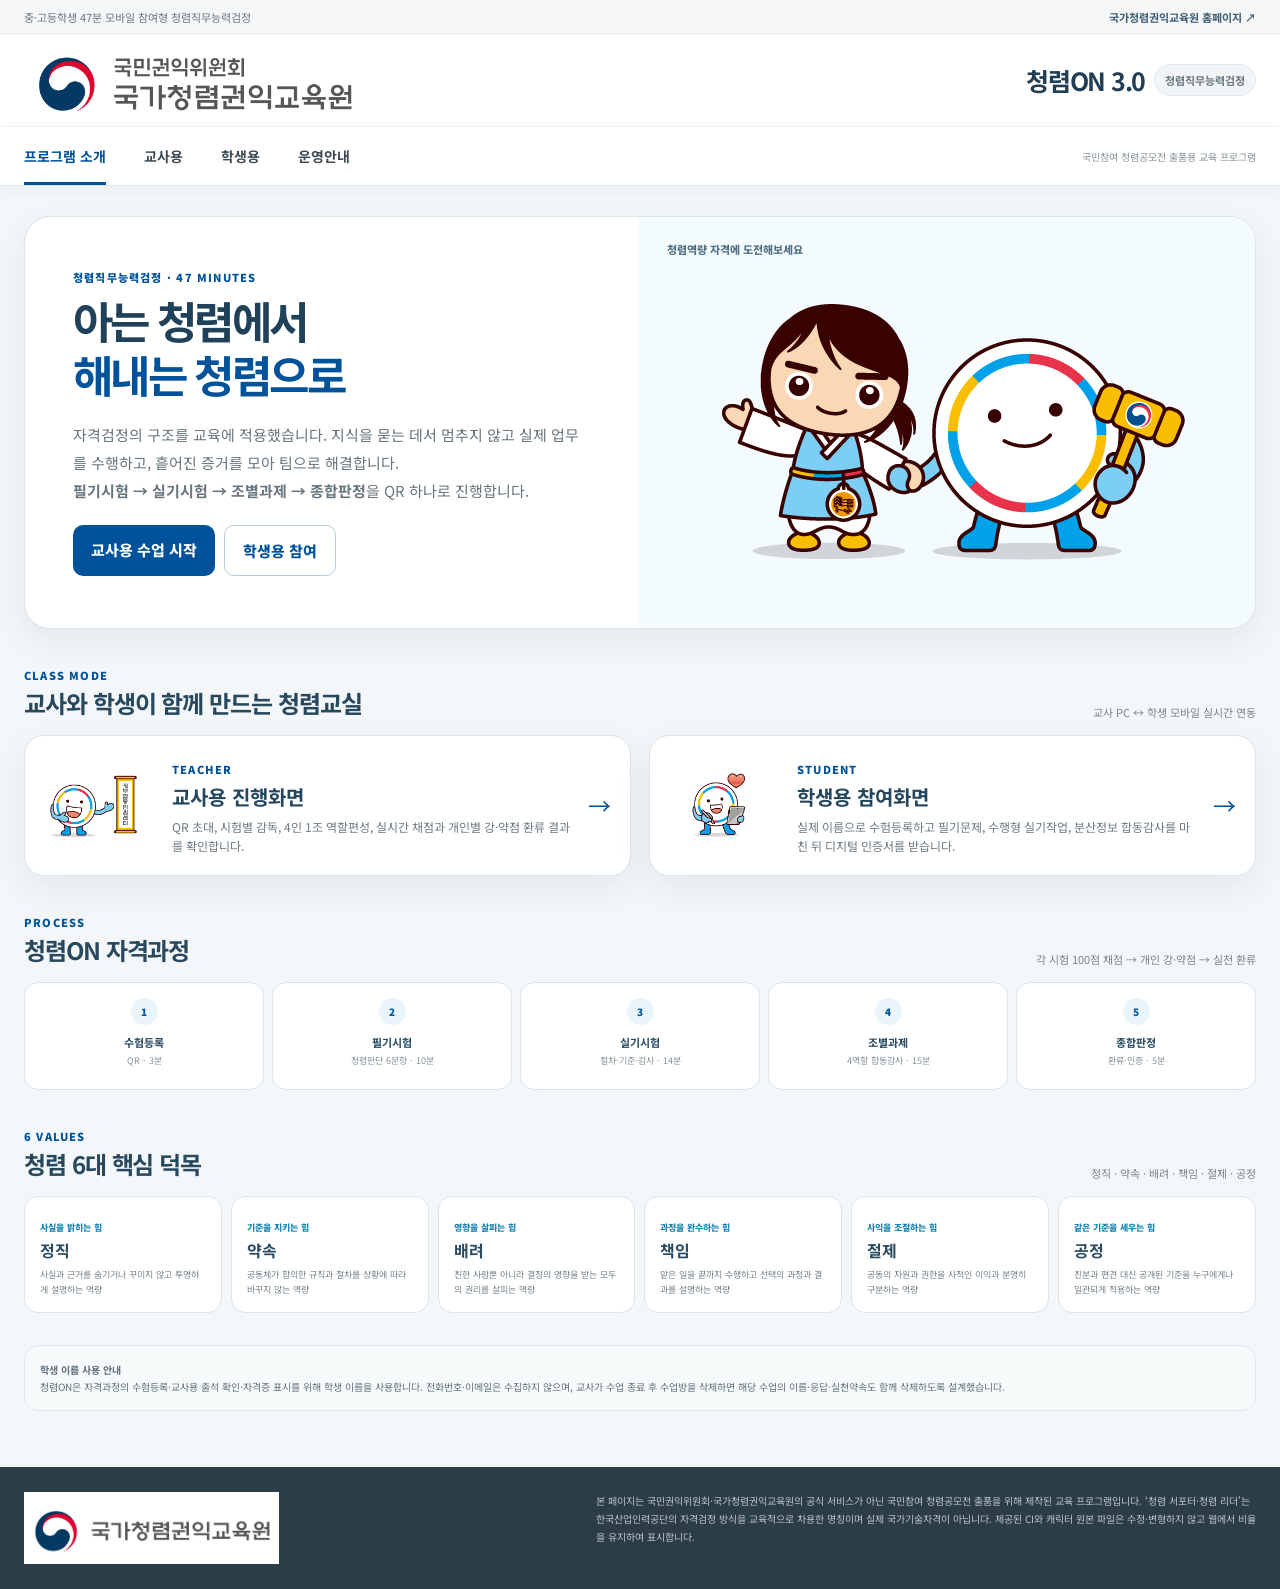
<file: index.html>
<!doctype html>
<html lang="ko">
  <head>
    <meta charset="utf-8" />
    <meta name="viewport" content="width=device-width,initial-scale=1" />
    <title>청렴ON 3.0 | 청렴, 자격이 되다</title>
    <link rel="stylesheet" href="assets/styles.css" />
  </head>
  <body>
    <a class="skip" href="#main">본문 바로가기</a>
    <div class="utility">
      <div class="utility-inner">
        <span>중·고등학생 47분 모바일 참여형 청렴직무능력검정</span
        ><a href="https://edu.acrc.go.kr/" target="_blank" rel="noopener"
          >국가청렴권익교육원 홈페이지 ↗</a
        >
      </div>
    </div>
    <header class="site-header">
      <div class="header-inner">
        <img
          class="official-ci"
          src="assets/official/ci-education.png"
          alt="국가청렴권익교육원"
        />
        <div class="service-tag">
          <strong>청렴ON 3.0</strong><span>청렴직무능력검정</span>
        </div>
      </div>
    </header>
    <nav class="main-nav">
      <div class="nav-inner">
        <a class="active" href="index.html">프로그램 소개</a
        ><a href="teacher.html">교사용</a><a href="student.html">학생용</a
        ><a href="SETUP.html">운영안내</a><span class="nav-spacer"></span
        ><span class="contest-note"
          >국민참여 청렴공모전 출품용 교육 프로그램</span
        >
      </div>
    </nav>
    <main id="main" class="main-wrap">
      <section class="hero">
        <div class="hero-copy">
          <span class="eyebrow">청렴직무능력검정 · 47 MINUTES</span>
          <h1>아는 청렴에서<br /><em>해내는 청렴으로</em></h1>
          <p>
            자격검정의 구조를 교육에 적용했습니다. 지식을 묻는 데서 멈추지
            않고 실제 업무를 수행하고, 흩어진 증거를 모아 팀으로 해결합니다.<br /><b
              >필기시험 → 실기시험 → 조별과제 → 종합판정</b
            >을 QR 하나로 진행합니다.
          </p>
          <div class="hero-actions">
            <a class="btn primary large" href="teacher.html">교사용 수업 시작</a
            ><a class="btn outline large" href="student.html">학생용 참여</a>
          </div>
        </div>
        <div class="hero-visual">
          <img
            class="official-character hero-character"
            src="assets/official/character-together.png"
            alt="국민권익위원회 캐릭터가 함께 서 있는 모습"
          />
        </div>
      </section>
      <section class="section">
        <div class="section-title">
          <div>
            <span class="eyebrow">CLASS MODE</span>
            <h2>교사와 학생이 함께 만드는 청렴교실</h2>
          </div>
          <p>교사 PC ↔ 학생 모바일 실시간 연동</p>
        </div>
        <div class="role-grid">
          <a class="role-card" href="teacher.html"
            ><img
              class="official-character role-character"
              src="assets/official/character-guide.png"
              alt="안내하는 국민권익위원회 캐릭터"
            />
            <div>
              <span class="eyebrow">TEACHER</span>
              <h3>교사용 진행화면</h3>
              <p>
                QR 초대, 시험별 감독, 4인 1조 역할편성, 실시간 채점과 개인별
                강·약점 환류 결과를 확인합니다.
              </p>
            </div>
            <span class="arrow">→</span></a
          ><a class="role-card" href="student.html"
            ><img
              class="official-character role-character"
              src="assets/official/character-tablet.png"
              alt="태블릿을 사용하는 국민권익위원회 캐릭터"
            />
            <div>
              <span class="eyebrow">STUDENT</span>
              <h3>학생용 참여화면</h3>
              <p>
                실제 이름으로 수험등록하고 필기문제, 수행형 실기작업,
                분산정보 합동감사를 마친 뒤 디지털 인증서를 받습니다.
              </p>
            </div>
            <span class="arrow">→</span></a
          >
        </div>
      </section>
      <section class="section">
        <div class="section-title">
          <div>
            <span class="eyebrow">PROCESS</span>
            <h2>청렴ON 자격과정</h2>
          </div>
          <p>각 시험 100점 채점 → 개인 강·약점 → 실천 환류</p>
        </div>
        <div class="flow">
          <div class="flow-item">
            <span class="num">1</span><b>수험등록</b><span>QR · 3분</span>
          </div>
          <div class="flow-item">
            <span class="num">2</span><b>필기시험</b
            ><span>청렴판단 6문항 · 10분</span>
          </div>
          <div class="flow-item">
            <span class="num">3</span><b>실기시험</b
            ><span>절차·기준·감사 · 14분</span>
          </div>
          <div class="flow-item">
            <span class="num">4</span><b>조별과제</b
            ><span>4역할 합동감사 · 15분</span>
          </div>
          <div class="flow-item">
            <span class="num">5</span><b>종합판정</b
            ><span>환류·인증 · 5분</span>
          </div>
        </div>
      </section>
      <section class="section">
        <div class="section-title">
          <div>
            <span class="eyebrow">6 VALUES</span>
            <h2>청렴 6대 핵심 덕목</h2>
          </div>
          <p>정직 · 약속 · 배려 · 책임 · 절제 · 공정</p>
        </div>
        <div id="virtues" class="virtue-grid"></div>
      </section>
      <section class="section privacy-note">
        <b>학생 이름 사용 안내</b><br />청렴ON은 자격과정의 수험등록·교사용 출석
        확인·자격증 표시를 위해 학생 이름을 사용합니다. 전화번호·이메일은
        수집하지 않으며, 교사가 수업 종료 후 수업방을 삭제하면 해당 수업의
        이름·응답·실천약속도 함께 삭제하도록 설계했습니다.
      </section>
    </main>
    <footer class="site-footer">
      <div class="footer-inner">
        <img
          class="footer-ci"
          src="assets/official/ci-commission.jpg"
          alt="국민권익위원회 국가청렴권익교육원"
        />
        <div class="footer-disclaimer">
          본 페이지는 국민권익위원회·국가청렴권익교육원의 공식 서비스가 아닌
          국민참여 청렴공모전 출품을 위해 제작된 교육 프로그램입니다. ‘청렴
          서포터·청렴 리더’는 한국산업인력공단의 자격검정 방식을 교육적으로
          차용한 명칭이며 실제 국가기술자격이 아닙니다. 제공된 CI와 캐릭터 원본 파일은 수정·변형하지 않고 웹에서
          비율을 유지하여 표시합니다.
        </div>
      </div>
    </footer>
    <script src="js/content.js"></script>
    <script>
      document.getElementById("virtues").innerHTML = CHEONGRYEOM_CONTENT.virtues
        .map(
          (v) =>
            `<article class="virtue-card"><small>${v.tag}</small><b>${v.name}</b><p>${v.desc}</p></article>`,
        )
        .join("");
    </script>
  </body>
</html>
</file>
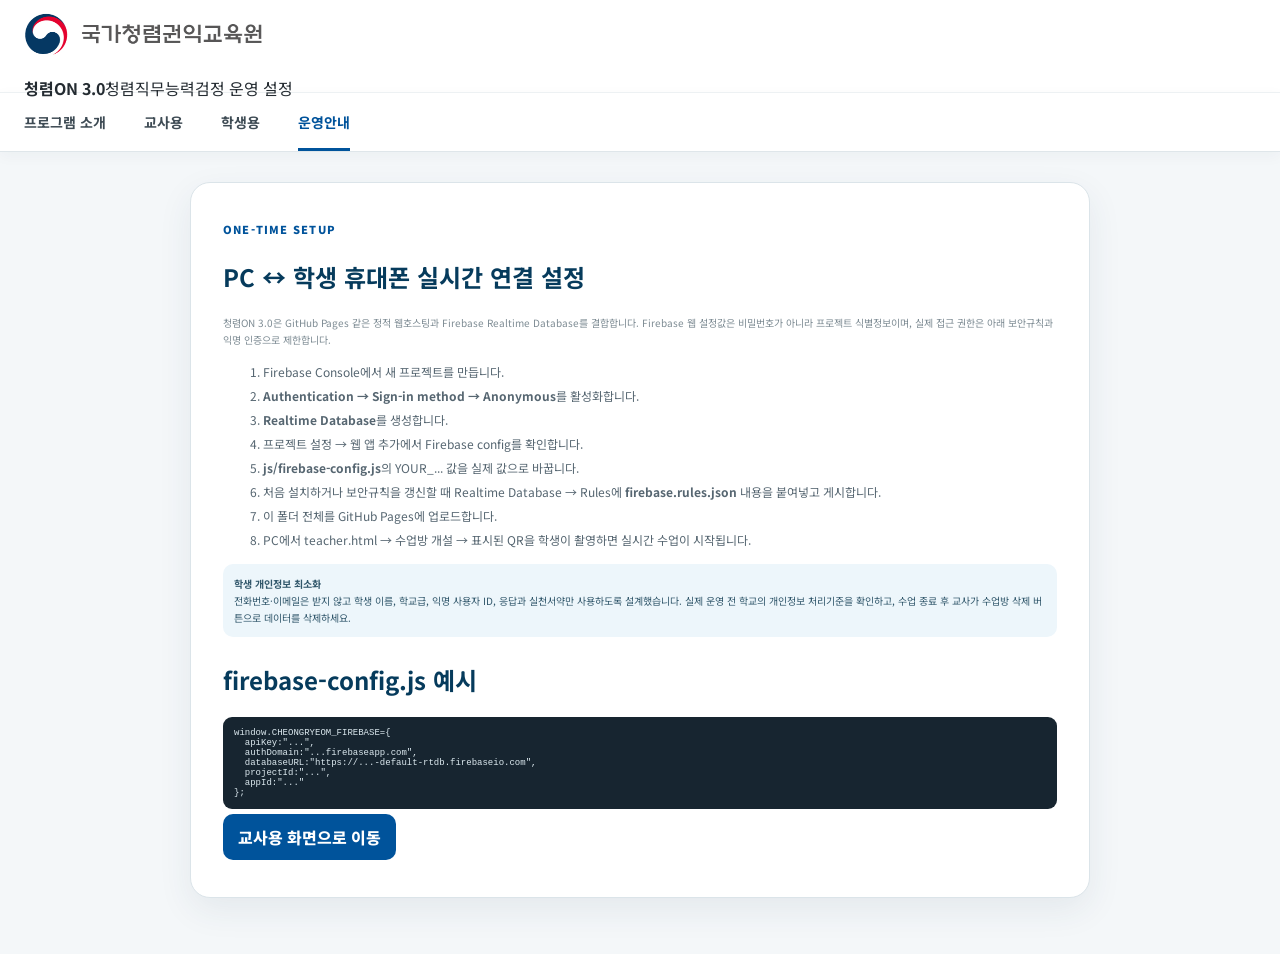
<file: SETUP.html>
<!doctype html>
<html lang="ko">
  <head>
    <meta charset="utf-8" />
    <meta name="viewport" content="width=device-width,initial-scale=1" />
    <title>청렴ON 3.0 운영 설정</title>
    <link rel="stylesheet" href="assets/styles.css" />
  </head>
  <body>
    <header class="site-header">
      <div class="header-inner">
        <a href="index.html" class="brand"
          ><img src="assets/logo.png" alt="국가청렴권익교육원" /><span
            class="brand-line"
          ></span>
          <div class="service-name">
            <strong>청렴ON 3.0</strong><span>청렴직무능력검정 운영 설정</span>
          </div></a
        >
      </div>
    </header>
    <nav class="main-nav">
      <div class="nav-inner">
        <a href="index.html">프로그램 소개</a><a href="teacher.html">교사용</a
        ><a href="student.html">학생용</a
        ><a class="active" href="SETUP.html">운영안내</a>
      </div>
    </nav>
    <main class="main-wrap">
      <section
        class="card"
        style="padding: 32px; max-width: 900px; margin: auto"
      >
        <span class="eyebrow">ONE-TIME SETUP</span>
        <h1 style="color: #063b5c">PC ↔ 학생 휴대폰 실시간 연결 설정</h1>
        <p class="helper">
          청렴ON 3.0은 GitHub Pages 같은 정적 웹호스팅과 Firebase Realtime
          Database를 결합합니다. Firebase 웹 설정값은 비밀번호가 아니라 프로젝트
          식별정보이며, 실제 접근 권한은 아래 보안규칙과 익명 인증으로
          제한합니다.
        </p>
        <ol style="font-size: 12px; line-height: 2; color: #566671">
          <li>Firebase Console에서 새 프로젝트를 만듭니다.</li>
          <li>
            <b>Authentication → Sign-in method → Anonymous</b>를 활성화합니다.
          </li>
          <li><b>Realtime Database</b>를 생성합니다.</li>
          <li>프로젝트 설정 → 웹 앱 추가에서 Firebase config를 확인합니다.</li>
          <li>
            <b>js/firebase-config.js</b>의 YOUR_... 값을 실제 값으로 바꿉니다.
          </li>
          <li>
            처음 설치하거나 보안규칙을 갱신할 때 Realtime Database → Rules에
            <b>firebase.rules.json</b> 내용을 붙여넣고 게시합니다.
          </li>
          <li>이 폴더 전체를 GitHub Pages에 업로드합니다.</li>
          <li>
            PC에서 teacher.html → 수업방 개설 → 표시된 QR을 학생이 촬영하면
            실시간 수업이 시작됩니다.
          </li>
        </ol>
        <div class="feedback info">
          <b>학생 개인정보 최소화</b><br />전화번호·이메일은 받지 않고 학생
          이름, 학교급, 익명 사용자 ID, 응답과 실천서약만 사용하도록
          설계했습니다. 실제 운영 전 학교의 개인정보 처리기준을 확인하고, 수업
          종료 후 교사가 수업방 삭제 버튼으로 데이터를 삭제하세요.
        </div>
        <h2 style="color: #063b5c; margin-top: 25px">
          firebase-config.js 예시
        </h2>
        <pre class="code-line">
window.CHEONGRYEOM_FIREBASE={
  apiKey:"...",
  authDomain:"...firebaseapp.com",
  databaseURL:"https://...-default-rtdb.firebaseio.com",
  projectId:"...",
  appId:"..."
};</pre
        >
        <p>
          <a class="btn primary" href="teacher.html">교사용 화면으로 이동</a>
        </p>
      </section>
    </main>
  </body>
</html>
</file>
<file: assets/styles.css>
@import url("https://fonts.googleapis.com/css2?family=Noto+Sans+KR:wght@400;500;600;700;800;900&display=swap");
:root {
  --navy: #00539b;
  --navy2: #083e6b;
  --deep: #263a4b;
  --blue: #159bd7;
  --sky: #eef8fc;
  --pale: #f6f9fb;
  --red: #e71d45;
  --yellow: #f7b916;
  --ink: #242b31;
  --muted: #6d7880;
  --line: #dbe4e9;
  --green: #168064;
  --gold: #aa7610;
  --white: #fff;
  --shadow: 0 12px 34px rgba(34, 65, 86, 0.08);
}
* {
  box-sizing: border-box;
}
html {
  font-family: "Noto Sans KR", "Malgun Gothic", sans-serif;
  color: var(--ink);
  background: #f4f7f9;
}
body {
  margin: 0;
}
button,
input,
textarea,
select {
  font: inherit;
}
button {
  cursor: pointer;
}
a {
  color: inherit;
  text-decoration: none;
}
.hidden {
  display: none !important;
}
.skip {
  position: absolute;
  left: -9999px;
}
.skip:focus {
  left: 12px;
  top: 8px;
  background: #fff;
  border: 2px solid var(--navy);
  padding: 10px;
  z-index: 999;
}
.utility {
  height: 34px;
  background: #f5f6f7;
  border-bottom: 1px solid #e6eaed;
  color: #6e777d;
  font-size: 11px;
}
.utility-inner,
.header-inner,
.nav-inner,
.main-wrap,
.footer-inner {
  max-width: 1320px;
  margin: auto;
}
.utility-inner {
  height: 100%;
  padding: 0 24px;
  display: flex;
  align-items: center;
  justify-content: space-between;
}
.utility-inner a {
  font-weight: 700;
  color: #3f5f75;
}
.site-header {
  background: #fff;
}
.header-inner {
  height: 92px;
  padding: 0 24px;
  display: flex;
  align-items: center;
  justify-content: space-between;
}
.official-ci {
  display: block;
  width: 340px;
  height: auto;
  max-width: 48vw;
}
.service-tag {
  display: flex;
  align-items: center;
  gap: 9px;
}
.service-tag strong {
  font-size: 25px;
  letter-spacing: -0.05em;
  color: #213e55;
}
.service-tag span {
  font-size: 11px;
  font-weight: 700;
  color: #6b7880;
  background: #f1f5f7;
  border: 1px solid #e0e7eb;
  border-radius: 999px;
  padding: 7px 10px;
}
.main-nav {
  background: #fff;
  border-top: 1px solid #edf1f3;
  border-bottom: 1px solid #dfe6ea;
  box-shadow: 0 4px 14px rgba(25, 56, 75, 0.04);
}
.nav-inner {
  height: 58px;
  padding: 0 24px;
  display: flex;
  align-items: center;
  gap: 38px;
}
.nav-inner a {
  font-size: 14px;
  font-weight: 700;
  color: #3e4b54;
  position: relative;
  height: 58px;
  display: flex;
  align-items: center;
}
.nav-inner a.active,
.nav-inner a:hover {
  color: var(--navy);
}
.nav-inner a.active:after {
  content: "";
  position: absolute;
  left: 0;
  right: 0;
  bottom: 0;
  height: 3px;
  background: var(--navy);
}
.nav-spacer {
  flex: 1;
}
.contest-note {
  font-size: 10px;
  color: #8a949a;
}
.main-wrap {
  padding: 30px 24px 56px;
}
.hero {
  background: #fff;
  border: 1px solid var(--line);
  border-radius: 26px;
  box-shadow: var(--shadow);
  display: grid;
  grid-template-columns: 1.05fr 0.95fr;
  min-height: 410px;
  overflow: hidden;
}
.hero-copy {
  padding: 52px 48px;
  display: flex;
  flex-direction: column;
  justify-content: center;
}
.eyebrow {
  font-size: 11px;
  letter-spacing: 0.11em;
  color: var(--navy);
  font-weight: 900;
  margin-bottom: 9px;
}
.hero h1 {
  font-size: 44px;
  line-height: 1.22;
  letter-spacing: -0.06em;
  margin: 0;
  color: #1f415a;
}
.hero h1 em {
  font-style: normal;
  color: var(--navy);
}
.hero p {
  font-size: 15px;
  line-height: 1.85;
  color: #69767e;
  margin: 20px 0;
}
.hero-actions {
  display: flex;
  gap: 9px;
  flex-wrap: wrap;
}
.hero-visual {
  background: #f4fbfe;
  display: flex;
  align-items: center;
  justify-content: center;
  padding: 25px;
  position: relative;
}
.hero-visual:before {
  content: "청렴역량 자격에 도전해보세요";
  position: absolute;
  top: 24px;
  left: 28px;
  font-size: 11px;
  font-weight: 800;
  color: #527184;
}
.official-character {
  display: block;
  width: auto;
  height: auto;
  max-width: 100%;
  object-fit: contain;
  object-position: center;
}
.hero-character {
  max-width: 566px;
}
.character-panel {
  background: #fff;
  border: 1px solid var(--line);
  border-radius: 16px;
  display: flex;
  align-items: center;
  justify-content: center;
  padding: 12px;
  overflow: hidden;
}
.character-panel img {
  display: block;
  width: auto;
  height: auto;
  max-width: 100%;
}
.no-edit-note {
  font-size: 9px;
  color: #8b969d;
  margin-top: 7px;
  text-align: center;
}
.btn {
  border: 0;
  border-radius: 10px;
  padding: 11px 15px;
  font-weight: 800;
  transition: 0.15s;
}
.btn.primary {
  background: var(--navy);
  color: #fff;
}
.btn.primary:hover {
  background: #06477e;
}
.btn.outline {
  background: #fff;
  color: var(--navy);
  border: 1px solid #b9cbd5;
}
.btn.soft {
  background: #eaf6fb;
  color: #135d84;
}
.btn.danger {
  background: #fff1f3;
  color: #a91e39;
  border: 1px solid #efcbd2;
}
.btn.gold {
  background: #9e7219;
  color: #fff;
}
.btn.full {
  width: 100%;
}
.btn.large {
  padding: 14px 18px;
  font-size: 15px;
}
.btn:disabled {
  opacity: 0.42;
  cursor: not-allowed;
}
.section {
  margin-top: 32px;
}
.section-title {
  display: flex;
  align-items: end;
  justify-content: space-between;
  margin-bottom: 15px;
}
.section-title h2 {
  font-size: 24px;
  color: #28485e;
  letter-spacing: -0.045em;
  margin: 0;
}
.section-title p {
  font-size: 11px;
  color: #7a858c;
  margin: 0;
}
.role-grid {
  display: grid;
  grid-template-columns: 1fr 1fr;
  gap: 18px;
}
.role-card {
  background: #fff;
  border: 1px solid var(--line);
  border-radius: 20px;
  box-shadow: var(--shadow);
  display: grid;
  grid-template-columns: 110px 1fr auto;
  align-items: center;
  gap: 18px;
  padding: 19px;
  transition: 0.17s;
}
.role-card:hover {
  transform: translateY(-2px);
  border-color: #b5d1de;
}
.role-character {
  width: 100px;
  height: auto;
  max-width: 100%;
}
.role-card h3 {
  font-size: 20px;
  color: #24475f;
  margin: 3px 0 6px;
}
.role-card p {
  font-size: 12px;
  line-height: 1.65;
  color: #6e7b83;
  margin: 0;
}
.arrow {
  font-size: 23px;
  color: var(--navy);
}
.flow {
  display: grid;
  grid-template-columns: repeat(5, 1fr);
  gap: 8px;
}
.flow-item {
  background: #fff;
  border: 1px solid var(--line);
  border-radius: 14px;
  padding: 15px 8px;
  text-align: center;
  min-height: 108px;
}
.flow-item .num {
  display: grid;
  place-items: center;
  width: 27px;
  height: 27px;
  border-radius: 50%;
  background: #e9f5fa;
  color: var(--navy);
  font-size: 10px;
  font-weight: 900;
  margin: 0 auto 9px;
}
.flow-item b {
  display: block;
  font-size: 11px;
  color: #294d64;
}
.flow-item span {
  display: block;
  font-size: 9px;
  color: #879298;
  margin-top: 4px;
}
.virtue-grid {
  display: grid;
  grid-template-columns: repeat(6, 1fr);
  gap: 9px;
}
.virtue-card {
  background: #fff;
  border: 1px solid var(--line);
  border-radius: 14px;
  padding: 15px;
}
.virtue-card small {
  font-size: 9px;
  color: #1484b3;
  font-weight: 800;
}
.virtue-card b {
  display: block;
  color: #2a4b61;
  margin: 2px 0;
}
.virtue-card p {
  font-size: 9px;
  line-height: 1.6;
  color: #76838b;
  margin: 6px 0 0;
}
.privacy-note {
  background: #f7fafb;
  border: 1px solid #dfe8ec;
  border-radius: 14px;
  padding: 15px;
  font-size: 10px;
  line-height: 1.7;
  color: #61727d;
}
.site-footer {
  background: #2d3d48;
  color: #d9e1e5;
}
.footer-inner {
  padding: 25px 24px;
  display: flex;
  justify-content: space-between;
  gap: 30px;
  font-size: 10px;
  line-height: 1.8;
}
.footer-ci {
  width: 255px;
  height: auto;
  max-width: 45vw;
  background: #fff;
}
.footer-disclaimer {
  max-width: 660px;
  color: #b8c2c8;
}
/* app header */
.app-body {
  min-height: 100vh;
  background: #f3f6f8;
}
.app-top {
  position: sticky;
  top: 0;
  z-index: 60;
  background: #fff;
  border-bottom: 1px solid var(--line);
  box-shadow: 0 3px 12px rgba(23, 52, 70, 0.04);
}
.app-top-inner {
  max-width: 1500px;
  height: 76px;
  margin: auto;
  padding: 0 22px;
  display: flex;
  align-items: center;
  justify-content: space-between;
}
.app-logo {
  width: 285px;
  height: auto;
  max-width: 48vw;
}
.app-service {
  display: flex;
  align-items: center;
  gap: 9px;
}
.app-service b {
  font-size: 19px;
  color: #27475e;
}
.mode-label {
  font-size: 9px;
  color: #fff;
  background: var(--navy);
  padding: 5px 7px;
  border-radius: 5px;
  font-weight: 900;
}
.status-pill {
  font-size: 10px;
  background: #eef6f9;
  color: #315c72;
  padding: 7px 10px;
  border-radius: 999px;
  font-weight: 800;
}
.status-pill.online:before {
  content: "● ";
  color: #11a277;
}
.status-pill.error {
  background: #fff0f2;
  color: #b21f3c;
}
.app-shell {
  max-width: 1500px;
  margin: auto;
  padding: 24px;
}
.card {
  background: #fff;
  border: 1px solid var(--line);
  border-radius: 20px;
  box-shadow: var(--shadow);
}
input,
textarea,
select {
  width: 100%;
  border: 1px solid #c8d5dc;
  border-radius: 10px;
  padding: 12px 13px;
  background: #fff;
  outline: none;
}
input:focus,
textarea:focus,
select:focus {
  border-color: #178bc0;
  box-shadow: 0 0 0 3px rgba(21, 155, 215, 0.1);
}
label {
  display: block;
  font-size: 11px;
  font-weight: 800;
  color: #4b5962;
  margin: 10px 0 5px;
}
.helper {
  font-size: 10px;
  color: #7d8b93;
  line-height: 1.7;
}
.field-note {
  font-size: 9px;
  line-height: 1.55;
  color: #7f8c94;
  margin-top: 5px;
}
.setup-block {
  max-width: 980px;
  margin: 45px auto;
  padding: 30px;
}
.setup-grid {
  display: grid;
  grid-template-columns: 1.1fr 0.9fr;
  gap: 26px;
}
.setup-visual {
  background: #f3fbfe;
  border-radius: 16px;
  padding: 18px;
  display: flex;
  align-items: center;
  justify-content: center;
}
.setup-visual img {
  max-width: 333px;
}
.setup-block h1 {
  color: #24485f;
  letter-spacing: -0.05em;
  margin: 5px 0 11px;
}
.setup-info {
  background: #f7fafb;
  border-radius: 14px;
  padding: 16px;
}
.setup-info li {
  font-size: 10px;
  line-height: 1.85;
  color: #617079;
}
.toast {
  position: fixed;
  left: 50%;
  bottom: 22px;
  transform: translate(-50%, 20px);
  opacity: 0;
  background: #172530;
  color: #fff;
  padding: 10px 15px;
  border-radius: 10px;
  font-size: 11px;
  z-index: 100;
  transition: 0.2s;
}
.toast.show {
  opacity: 1;
  transform: translate(-50%, 0);
}
/* teacher */
.teacher-layout {
  display: grid;
  grid-template-columns: 300px 1fr;
  gap: 20px;
}
.teacher-side {
  padding: 17px;
  position: sticky;
  top: 100px;
  height: calc(100vh - 124px);
  overflow: auto;
}
.room-panel {
  background: #eef8fc;
  border: 1px solid #cfe5ee;
  border-radius: 14px;
  padding: 14px;
  text-align: center;
}
.room-panel small {
  display: block;
  font-size: 9px;
  color: #567282;
  overflow: hidden;
  text-overflow: ellipsis;
  white-space: nowrap;
}
.room-panel > span {
  display: block;
  margin-top: 7px;
  font-size: 8px;
  color: #6d7e88;
}
.room-panel strong {
  display: block;
  font-size: 35px;
  letter-spacing: 0.12em;
  color: #174e70;
  margin: 3px 0 8px;
}
.qr-wrap {
  display: grid;
  place-items: center;
  min-height: 185px;
  padding: 10px;
}
.qr-wrap img,
.qr-wrap canvas {
  max-width: 170px !important;
  height: auto !important;
}
.participant-row {
  display: flex;
  justify-content: space-between;
  align-items: center;
  border-top: 1px solid var(--line);
  border-bottom: 1px solid var(--line);
  padding: 11px 2px;
  font-size: 10px;
}
.participant-row strong {
  font-size: 22px;
  color: #23526f;
}
.stage-nav {
  display: grid;
  gap: 4px;
  margin: 13px 0;
}
.stage-btn {
  border: 0;
  background: transparent;
  border-radius: 9px;
  padding: 8px 9px;
  text-align: left;
  color: #66757f;
  font-size: 10px;
  font-weight: 700;
  display: flex;
  align-items: center;
  width: 100%;
}
.stage-btn .stage-num {
  display: inline-grid;
  place-items: center;
  width: 23px;
  height: 23px;
  flex: 0 0 23px;
  border-radius: 50%;
  background: #eef3f5;
  margin-right: 7px;
  font-size: 8px;
}
.stage-btn .stage-copy {
  display: grid;
  gap: 1px;
  min-width: 0;
}
.stage-btn .stage-copy small {
  font-size: 7px;
  color: #87939a;
  font-weight: 700;
}
.stage-btn .stage-copy b {
  overflow: hidden;
  text-overflow: ellipsis;
  white-space: nowrap;
  font-size: 9px;
}
.stage-btn.active {
  background: #e9f5fa;
  color: #174f70;
}
.stage-btn.active .stage-num {
  background: #17658e;
  color: #fff;
}
.side-actions {
  display: grid;
  gap: 6px;
}
.teacher-main {
  display: grid;
  gap: 17px;
}
.control-card {
  padding: 22px;
  min-height: 330px;
}
.section-head {
  display: flex;
  justify-content: space-between;
  gap: 14px;
  align-items: start;
}
.section-head h1,
.section-head h3 {
  margin: 3px 0;
  color: #284c64;
  letter-spacing: -0.04em;
}
.section-head h1 {
  font-size: 26px;
}
.control-actions {
  display: flex;
  gap: 7px;
  flex-wrap: wrap;
}
.content-box {
  background: #f7fafb;
  border-radius: 15px;
  padding: 20px;
  margin-top: 17px;
}
.teacher-content-grid {
  display: grid;
  grid-template-columns: 1fr 210px;
  gap: 18px;
  align-items: center;
}
.teacher-char img {
  max-width: 200px;
}
.content-box h2 {
  font-size: 22px;
  line-height: 1.5;
  color: #27343c;
  margin: 7px 0;
}
.context-box {
  font-size: 11px;
  color: #60717a;
  line-height: 1.75;
  margin: 11px 0;
}
.option-grid {
  display: grid;
  grid-template-columns: 1fr 1fr;
  gap: 8px;
}
.option-view {
  background: #fff;
  border: 1px solid var(--line);
  border-radius: 10px;
  padding: 10px;
  font-size: 10px;
  line-height: 1.55;
}
.option-view b {
  color: #1c6388;
}
.teacher-grid {
  display: grid;
  grid-template-columns: 1.2fr 0.8fr;
  gap: 17px;
}
.stats-card,
.competency-card,
.roster-card {
  padding: 19px;
  min-height: 280px;
}
.response-chip {
  font-size: 9px;
  background: #edf6f9;
  color: #215b79;
  padding: 6px 8px;
  border-radius: 999px;
  font-weight: 900;
}
.bar-row {
  display: grid;
  grid-template-columns: 26px 1fr 72px;
  gap: 8px;
  align-items: center;
  margin: 12px 0;
}
.bar-letter {
  font-weight: 900;
  color: #1c6388;
}
.bar-track {
  height: 24px;
  background: #edf2f4;
  border-radius: 7px;
  overflow: hidden;
}
.bar-fill {
  height: 100%;
  background: #1888b9;
  transition: 0.3s;
}
.bar-value {
  text-align: right;
  font-size: 9px;
  font-weight: 800;
}
.change-box {
  margin-top: 12px;
  background: #eff8fc;
  border: 1px solid #d1e7f0;
  border-radius: 10px;
  padding: 10px;
  font-size: 10px;
  color: #355d70;
}
.empty {
  min-height: 170px;
  display: grid;
  place-items: center;
  text-align: center;
  color: #8a979f;
  font-size: 10px;
}
.comp-row {
  margin: 11px 0;
}
.comp-meta {
  display: flex;
  justify-content: space-between;
  font-size: 9px;
  margin-bottom: 4px;
}
.comp-meta b {
  color: #1a5d80;
}
.comp-track {
  height: 7px;
  background: #edf2f4;
  border-radius: 99px;
  overflow: hidden;
}
.comp-track span {
  display: block;
  height: 100%;
  background: #167fae;
  border-radius: 99px;
}
.discussion-tools {
  display: flex;
  gap: 6px;
  margin-top: 11px;
}
.result-summary {
  display: grid;
  grid-template-columns: repeat(4, 1fr);
  gap: 8px;
  margin-top: 12px;
}
.result-tile {
  background: #fff;
  border: 1px solid var(--line);
  border-radius: 11px;
  padding: 12px;
  text-align: center;
}
.result-tile b {
  font-size: 23px;
  color: #225674;
  display: block;
}
.result-tile span {
  font-size: 8px;
  color: #7d8990;
}
.roster-card {
  margin-top: 17px;
}
.roster-list {
  display: grid;
  grid-template-columns: repeat(4, 1fr);
  gap: 7px;
  margin-top: 12px;
}
.roster-item {
  border: 1px solid var(--line);
  background: #fbfcfd;
  border-radius: 9px;
  padding: 9px;
}
.roster-item b {
  display: block;
  font-size: 11px;
  color: #294e65;
}
.roster-item span {
  font-size: 8px;
  color: #7e8b93;
}
.roster-item.done {
  background: #f1f9f6;
  border-color: #d3e9e1;
}
/* student */
.student-top .app-top-inner {
  height: 64px;
  padding: 0 13px;
}
.student-top .app-logo {
  width: 235px;
  max-width: 70vw;
}
.student-shell {
  max-width: 540px;
  margin: auto;
  padding: 15px 13px 42px;
}
.student-progress {
  margin: 1px 2px 12px;
}
.progress-meta {
  display: flex;
  justify-content: space-between;
  font-size: 9px;
  color: #75838b;
  margin-bottom: 5px;
}
.progress-track {
  height: 7px;
  background: #dfe8ec;
  border-radius: 99px;
  overflow: hidden;
}
.progress-track span {
  display: block;
  height: 100%;
  background: #1685b5;
  transition: 0.25s;
}
.student-card {
  padding: 20px;
  min-height: 450px;
}
.student-header-grid {
  display: grid;
  grid-template-columns: 1fr 132px;
  gap: 12px;
  align-items: center;
}
.student-character {
  display: flex;
  align-items: center;
  justify-content: center;
}
.student-character img {
  max-width: 128px;
}
.student-card h1 {
  font-size: 27px;
  line-height: 1.35;
  color: #244a62;
  letter-spacing: -0.055em;
  margin: 7px 0;
}
.student-card h2 {
  font-size: 21px;
  line-height: 1.45;
  letter-spacing: -0.045em;
  margin: 11px 0;
}
.student-card h3 {
  font-size: 14px;
  line-height: 1.55;
}
.stage-tag {
  display: inline-flex;
  padding: 5px 8px;
  border-radius: 999px;
  background: #e9f5fa;
  color: #175f84;
  font-size: 8px;
  font-weight: 900;
}
.student-context {
  background: #f7fafb;
  border-radius: 12px;
  padding: 13px;
  font-size: 11px;
  line-height: 1.75;
  color: #5e6d76;
  margin: 12px 0;
}
.choices {
  display: grid;
  gap: 8px;
  margin-top: 13px;
}
.choice {
  width: 100%;
  border: 1px solid #c8d5dc;
  border-radius: 12px;
  background: #fff;
  padding: 12px;
  text-align: left;
  display: grid;
  grid-template-columns: 29px 1fr;
  gap: 8px;
  color: #293841;
}
.choice-letter {
  width: 26px;
  height: 26px;
  border-radius: 7px;
  background: #edf4f7;
  display: grid;
  place-items: center;
  color: #1c6388;
  font-weight: 900;
}
.choice.selected {
  border-color: #176b94;
  background: #f7fbfd;
  box-shadow: 0 0 0 2px rgba(23, 107, 148, 0.07);
}
.choice:disabled {
  cursor: default;
}
.student-submit {
  margin-top: 16px;
}
.feedback {
  margin-top: 12px;
  border-radius: 10px;
  padding: 11px;
  font-size: 10px;
  line-height: 1.7;
}
.feedback.info {
  background: #edf6fb;
  color: #31576b;
}
.feedback.good {
  background: #edf8f4;
  color: #1c6653;
}
.waiting {
  text-align: center;
  padding: 34px 8px;
}
.waiting img {
  max-width: 250px;
  margin: auto;
}
.waiting h2 {
  color: #284c64;
}
.waiting p {
  font-size: 10px;
  color: #73818a;
  line-height: 1.8;
}
.student-virtues {
  display: grid;
  grid-template-columns: 1fr 1fr;
  gap: 7px;
  margin-top: 12px;
}
.student-virtue {
  border: 1px solid var(--line);
  border-radius: 10px;
  padding: 9px;
}
.student-virtue b {
  display: block;
  color: #28506a;
}
.student-virtue span {
  font-size: 8px;
  color: #75828a;
  line-height: 1.55;
}
.student-comp {
  margin: 16px 0;
}
.score-box {
  background: #f7fafb;
  border-radius: 13px;
  padding: 13px;
  margin: 13px 0;
}
.score-main {
  display: flex;
  justify-content: space-between;
  align-items: end;
}
.score-main strong {
  font-size: 36px;
  color: #225979;
}
.score-grid {
  display: grid;
  grid-template-columns: 1fr 1fr;
  gap: 7px;
  margin-top: 8px;
}
.score-grid div {
  background: #fff;
  border: 1px solid var(--line);
  border-radius: 8px;
  padding: 8px;
}
.score-grid span {
  display: block;
  font-size: 8px;
  color: #7c8990;
}
.score-grid b {
  font-size: 16px;
  color: #275873;
}
.certificate {
  position: relative;
  overflow: hidden;
  border: 3px double #1e5b7e;
  padding: 19px 13px;
  text-align: center;
  background: #fff;
  margin-top: 12px;
}
.certificate img {
  width: 245px;
  height: auto;
  max-width: 90%;
}
.certificate .cert-type {
  font-size: 8px;
  color: #77848c;
  margin-top: 11px;
}
.certificate h2 {
  font-size: 27px;
  color: #255b79;
  margin: 7px;
}
.certificate.leader h2 {
  color: #8e6817;
}
.certificate .cert-name {
  font-size: 19px;
  font-weight: 900;
  margin: 10px;
}
.certificate .cert-text {
  font-size: 9px;
  color: #5f6d75;
  line-height: 1.8;
}
.certificate .cert-date {
  font-size: 9px;
  font-weight: 700;
  margin-top: 11px;
}
.public-result {
  background: #f1f8fb;
  border-radius: 10px;
  padding: 10px;
  margin-top: 11px;
  font-size: 9px;
  color: #416173;
}
.pledge-area textarea {
  min-height: 105px;
  resize: vertical;
}
.name-privacy {
  background: #fff8e9;
  border: 1px solid #f1dfae;
  border-radius: 10px;
  padding: 9px;
  font-size: 8px;
  color: #6f6042;
  line-height: 1.6;
  margin-top: 10px;
}
.config-alert {
  max-width: 820px;
  margin: 50px auto;
  padding: 30px;
}
.config-alert h1 {
  color: #244a62;
}
.code-line {
  background: #172530;
  color: #dce9ef;
  border-radius: 9px;
  padding: 11px;
  font-family: monospace;
  font-size: 9px;
  overflow: auto;
}
.btn.timer-action {
  background: #e71d45;
  color: #fff;
}
.btn.timer-action:hover {
  background: #c9193b;
}
.schedule-strip {
  display: grid;
  grid-template-columns: repeat(5, 1fr);
  gap: 7px;
  margin: 14px 0;
}
.schedule-item {
  background: #fff;
  border: 1px solid var(--line);
  border-radius: 10px;
  padding: 10px;
}
.schedule-item small,
.schedule-item span {
  display: block;
  color: #7b8991;
  font-size: 8px;
}
.schedule-item b {
  display: block;
  margin: 3px 0;
  color: #28536d;
  font-size: 10px;
}
.timer-panel {
  display: grid;
  grid-template-columns: 120px 1fr;
  gap: 14px;
  align-items: center;
  margin-bottom: 14px;
  padding: 12px;
  border: 1px solid #efcbd2;
  border-radius: 12px;
  background: #fff6f7;
}
.timer-panel > div {
  text-align: center;
}
.timer-panel small,
.timer-panel strong {
  display: block;
}
.timer-panel small {
  color: #925063;
  font-size: 8px;
}
.timer-panel strong {
  margin-top: 2px;
  color: #c51a3d;
  font-size: 25px;
  font-variant-numeric: tabular-nums;
}
.timer-panel strong.urgent,
.student-timer strong.urgent {
  color: #e71d45;
  animation: timerPulse 0.7s ease-in-out infinite alternate;
}
.timer-panel p {
  margin: 0;
  color: #76525b;
  font-size: 9px;
  line-height: 1.6;
}
@keyframes timerPulse {
  to {
    transform: scale(1.06);
  }
}
.schedule-strip + .change-box {
  margin-top: 8px;
}
.case-label {
  display: inline-flex;
  padding: 5px 8px;
  border-radius: 6px;
  background: #263a4b;
  color: #fff;
  font-size: 8px;
  font-weight: 900;
  letter-spacing: 0.08em;
}
.evidence-mini-grid {
  display: grid;
  grid-template-columns: repeat(4, 1fr);
  gap: 7px;
}
.evidence-mini-grid > div {
  padding: 10px;
  border: 1px dashed #bdcdd5;
  border-radius: 9px;
  background: #fff;
}
.evidence-mini-grid small,
.evidence-mini-grid b {
  display: block;
}
.evidence-mini-grid small {
  color: #1680aa;
  font-size: 7px;
}
.evidence-mini-grid b {
  margin-top: 4px;
  color: #36566a;
  font-size: 9px;
}
.phase-tools {
  display: flex;
  gap: 7px;
  margin-top: 12px;
}
.leader-tile {
  border-color: #e7d7a7;
  background: #fffaf0;
}
.leader-tile b {
  color: #8e6817;
}
.team-grid {
  display: grid;
  grid-template-columns: 1fr 1fr;
  gap: 8px;
  margin-top: 12px;
}
.team-card {
  display: grid;
  grid-template-columns: 1fr auto;
  gap: 3px 8px;
  align-items: center;
  padding: 10px;
  border: 1px solid var(--line);
  border-radius: 10px;
  background: #fbfcfd;
}
.team-card.submitted {
  border-color: #bcded2;
  background: #f1f9f6;
}
.team-card div {
  min-width: 0;
}
.team-card b,
.team-card small {
  display: block;
}
.team-card b {
  color: #294e65;
  font-size: 10px;
}
.team-card small {
  overflow: hidden;
  margin-top: 2px;
  color: #7d8a92;
  font-size: 7px;
  text-overflow: ellipsis;
  white-space: nowrap;
}
.team-card strong {
  grid-row: 1 / span 2;
  grid-column: 2;
  color: #176d57;
  font-size: 20px;
}
.team-card > span:not(.waiting-chip) {
  color: #527065;
  font-size: 7px;
}
.waiting-chip {
  grid-row: 1 / span 2;
  grid-column: 2;
  padding: 5px 7px;
  border-radius: 999px;
  background: #edf2f4;
  color: #78868d;
  font-size: 7px;
  font-weight: 800;
}
.student-timer {
  display: flex;
  justify-content: space-between;
  align-items: center;
  margin: -5px 0 13px;
  padding: 10px 12px;
  border-radius: 11px;
  background: #fff3f5;
  color: #7f4050;
}
.student-timer span {
  font-size: 9px;
  font-weight: 800;
}
.student-timer strong {
  color: #c81c3e;
  font-size: 22px;
  font-variant-numeric: tabular-nums;
}
.rapid-choice:not(:disabled) {
  border-color: #e5a9b5;
}
.rapid-choice:not(:disabled) .choice-letter {
  background: #fff0f3;
  color: #b91d3b;
}
.choice:disabled:not(.selected) {
  opacity: 0.58;
}
.branch-context {
  border-left: 4px solid #1685b5;
}
.consequence-card {
  margin-top: 13px;
  padding: 14px;
  border: 1px solid #cce4d9;
  border-radius: 12px;
  background: #f1f9f6;
}
.consequence-card small {
  color: #16745b;
  font-size: 8px;
  font-weight: 900;
}
.consequence-card p {
  margin: 6px 0 0;
  color: #355f52;
  font-size: 11px;
  line-height: 1.7;
}
.team-badge {
  background: #263a4b;
  color: #fff;
}
.evidence-grid {
  display: grid;
  gap: 8px;
  margin: 13px 0 17px;
}
.evidence-card {
  overflow: hidden;
  border: 1px solid #ccd9df;
  border-radius: 11px;
  background: #fff;
}
.evidence-card summary {
  display: grid;
  grid-template-columns: 62px 1fr;
  gap: 8px;
  align-items: center;
  padding: 11px;
  cursor: pointer;
  list-style: none;
}
.evidence-card summary::-webkit-details-marker {
  display: none;
}
.evidence-card summary span {
  color: #167ba6;
  font-size: 8px;
  font-weight: 900;
}
.evidence-card summary b {
  color: #2d4f64;
  font-size: 11px;
}
.evidence-card p {
  margin: 0;
  padding: 0 11px 12px 81px;
  color: #5f7079;
  font-size: 10px;
  line-height: 1.7;
}
.field-form {
  padding-top: 3px;
}
.field-form h3 {
  margin: 16px 0 8px;
  color: #294e65;
}
.verdict-grid {
  display: grid;
  grid-template-columns: repeat(3, 1fr);
  gap: 7px;
}
.verdict-choice {
  padding: 11px 8px;
  border: 1px solid #c7d4da;
  border-radius: 10px;
  background: #fff;
  color: #4c5c65;
  font-weight: 800;
}
.verdict-choice.selected {
  border-color: #176b94;
  background: #eaf6fb;
  color: #155b7e;
  box-shadow: 0 0 0 2px rgba(23, 107, 148, 0.08);
}
.action-grid {
  display: grid;
  gap: 7px;
}
.action-choice {
  display: grid;
  grid-template-columns: 20px 1fr;
  gap: 7px;
  align-items: start;
  margin: 0;
  padding: 10px;
  border: 1px solid var(--line);
  border-radius: 10px;
  background: #fff;
  color: #465760;
  font-size: 10px;
  line-height: 1.55;
  cursor: pointer;
}
.action-choice input {
  width: 16px;
  height: 16px;
  margin: 1px 0 0;
  accent-color: #176b94;
}
#fieldReason {
  min-height: 95px;
  resize: vertical;
}
.field-result {
  margin: 15px 0;
  padding: 14px;
  border: 1px solid #cce4d9;
  border-radius: 12px;
  background: #f4faf7;
  color: #46635a;
  font-size: 10px;
  line-height: 1.7;
}
.field-result .score-main {
  padding-bottom: 8px;
  border-bottom: 1px solid #dcebe5;
}
.field-result .score-main strong {
  color: #176d57;
}
.score-grid.three {
  grid-template-columns: repeat(3, 1fr);
}
.certificate .cert-rank {
  display: inline-flex;
  margin: 0 0 10px;
  padding: 5px 10px;
  border-radius: 999px;
  background: #eaf4f8;
  color: #255b79;
  font-size: 10px;
  font-weight: 900;
}
.certificate.leader .cert-rank {
  background: #fff5dc;
  color: #8e6817;
}
@media (max-width: 1100px) {
  .flow {
    grid-template-columns: repeat(5, 1fr);
  }
  .virtue-grid {
    grid-template-columns: repeat(3, 1fr);
  }
  .teacher-layout {
    grid-template-columns: 260px 1fr;
  }
  .teacher-grid {
    grid-template-columns: 1fr;
  }
  .option-grid {
    grid-template-columns: 1fr;
  }
  .teacher-content-grid {
    grid-template-columns: 1fr;
  }
  .teacher-char {
    display: none;
  }
  .roster-list {
    grid-template-columns: repeat(3, 1fr);
  }
}
@media (max-width: 760px) {
  .utility {
    display: none;
  }
  .header-inner {
    height: 70px;
    padding: 0 13px;
  }
  .official-ci {
    width: 260px;
    max-width: 66vw;
  }
  .service-tag strong {
    font-size: 18px;
  }
  .service-tag span {
    display: none;
  }
  .nav-inner {
    height: 50px;
    padding: 0 13px;
    gap: 22px;
    overflow: auto;
  }
  .nav-inner a {
    height: 50px;
    white-space: nowrap;
    font-size: 12px;
  }
  .contest-note {
    display: none;
  }
  .main-wrap {
    padding: 16px 13px 36px;
  }
  .hero {
    grid-template-columns: 1fr;
  }
  .hero-copy {
    padding: 29px 22px;
  }
  .hero h1 {
    font-size: 30px;
  }
  .hero p {
    font-size: 12px;
  }
  .hero-visual {
    padding: 18px;
  }
  .hero-visual:before {
    display: none;
  }
  .hero-character {
    max-width: 100%;
  }
  .role-grid {
    grid-template-columns: 1fr;
  }
  .role-card {
    grid-template-columns: 80px 1fr auto;
  }
  .role-character {
    width: 72px;
  }
  .flow {
    grid-template-columns: repeat(2, 1fr);
  }
  .schedule-strip,
  .evidence-mini-grid {
    grid-template-columns: repeat(2, 1fr);
  }
  .timer-panel {
    grid-template-columns: 1fr;
  }
  .timer-panel p {
    text-align: center;
  }
  .team-grid {
    grid-template-columns: 1fr;
  }
  .result-summary {
    grid-template-columns: repeat(2, 1fr);
  }
  .verdict-grid {
    grid-template-columns: 1fr;
  }
  .virtue-grid {
    grid-template-columns: repeat(2, 1fr);
  }
  .footer-inner {
    flex-direction: column;
  }
  .footer-ci {
    max-width: 260px;
  }
  .setup-grid {
    grid-template-columns: 1fr;
  }
  .teacher-layout {
    display: block;
  }
  .teacher-side {
    position: static;
    height: auto;
    margin-bottom: 14px;
  }
  .teacher-grid {
    grid-template-columns: 1fr;
  }
  .section-head {
    flex-direction: column;
  }
  .roster-list {
    grid-template-columns: repeat(2, 1fr);
  }
  .student-header-grid {
    grid-template-columns: 1fr 100px;
  }
  .student-character img {
    max-width: 98px;
  }
}
@media (max-width: 390px) {
  .student-header-grid {
    grid-template-columns: 1fr;
  }
  .student-character {
    display: none;
  }
  .student-virtues {
    grid-template-columns: 1fr;
  }
  .roster-list {
    grid-template-columns: 1fr;
  }
}
@media print {
  body * {
    visibility: hidden;
  }
  .certificate,
  .certificate * {
    visibility: visible;
  }
  .certificate {
    position: absolute;
    left: 0;
    top: 0;
    width: 100%;
    box-shadow: none;
  }
}

/* 3.0 qualification-exam experience */
.domain-chip {
  display: inline-flex;
  margin: 8px 0 2px;
  padding: 5px 8px;
  border-radius: 6px;
  background: #fff5db;
  color: #785b1b;
  font-size: 9px;
  font-weight: 900;
}
.exam-illustration,
.task-intro {
  display: grid;
  grid-template-columns: 112px 1fr;
  gap: 14px;
  align-items: center;
  margin-top: 12px;
}
.exam-illustration img,
.task-intro img {
  width: 108px;
  max-height: 112px;
  object-fit: contain;
}
.exam-illustration small,
.task-intro small {
  color: #1a719a;
  font-size: 9px;
  font-weight: 900;
}
.exam-illustration h2,
.task-intro h2 {
  margin: 4px 0;
}
.task-intro {
  grid-template-columns: 1fr 122px;
  padding: 12px 14px;
  border: 1px solid #d9e8ee;
  border-radius: 15px;
  background: linear-gradient(135deg, #f7fbfd, #eef8fc);
}
.task-intro p {
  margin: 5px 0 0;
  color: #61727d;
  font-size: 10px;
  line-height: 1.65;
}
.workbench {
  margin-top: 14px;
  padding: 14px;
  border: 1px solid #d5e1e7;
  border-radius: 14px;
  background: #f8fafb;
}
.tool-hint {
  margin: 0 0 10px;
  color: #60717a;
  font-size: 9px;
}
.sequence-board {
  display: grid;
  gap: 8px;
}
.sequence-card {
  display: grid;
  grid-template-columns: 30px 1fr auto;
  gap: 9px;
  align-items: center;
  padding: 10px;
  border: 1px solid #ccdce3;
  border-left: 4px solid #1682b0;
  border-radius: 10px;
  background: #fff;
  box-shadow: 0 3px 10px rgba(29, 66, 88, 0.04);
}
.sequence-card > span {
  display: grid;
  place-items: center;
  width: 28px;
  height: 28px;
  border-radius: 50%;
  background: #e7f4f9;
  color: #1b678b;
  font-size: 10px;
  font-weight: 900;
}
.sequence-card p {
  margin: 0;
  color: #3f505a;
  font-size: 10px;
  line-height: 1.55;
}
.sequence-card > div {
  display: flex;
  gap: 4px;
}
.sequence-card button {
  width: 30px;
  height: 30px;
  border: 1px solid #c7d5dc;
  border-radius: 7px;
  background: #fff;
  color: #215c7a;
  font-weight: 900;
}
.sequence-card button:disabled {
  opacity: 0.25;
}
.criteria-board {
  display: grid;
  gap: 12px;
}
.total-meter {
  display: flex;
  align-items: baseline;
  justify-content: center;
  gap: 5px;
  padding: 10px;
  border-radius: 10px;
  background: #fff0f2;
  color: #8e2940;
}
.total-meter.ready {
  background: #edf8f4;
  color: #176951;
}
.total-meter span,
.total-meter small {
  font-size: 9px;
}
.total-meter strong {
  font-size: 27px;
}
.weight-row {
  display: grid;
  grid-template-columns: 72px 1fr 42px;
  gap: 8px;
  align-items: center;
  margin: 0;
  padding: 8px;
  border-radius: 9px;
  background: #fff;
}
.weight-row input {
  padding: 0;
  accent-color: #167fac;
}
.weight-row b {
  color: #205e7e;
  font-size: 9px;
  text-align: right;
}
.audit-head {
  display: flex;
  justify-content: space-between;
  align-items: center;
  margin-bottom: 10px;
  padding: 9px 11px;
  border-radius: 9px;
  background: #172f40;
  color: #fff;
  font-size: 9px;
}
.audit-head b {
  color: #65dcff;
}
.record-grid {
  display: grid;
  grid-template-columns: 1fr 1fr;
  gap: 8px;
  margin-bottom: 12px;
}
.record-card {
  min-height: 126px;
  padding: 11px;
  border: 1px solid #d0dde3;
  border-radius: 10px;
  background: #fff;
  color: #364852;
  text-align: left;
}
.record-card span {
  display: inline-flex;
  margin-bottom: 7px;
  padding: 3px 6px;
  border-radius: 4px;
  background: #edf3f6;
  color: #63747d;
  font-size: 7px;
  font-weight: 900;
}
.record-card b {
  display: block;
  color: #294f65;
  font-size: 11px;
}
.record-card p {
  margin: 5px 0 0;
  color: #65757e;
  font-size: 9px;
  line-height: 1.55;
}
.record-card.flagged {
  border-color: #dc3f58;
  background: #fff6f7;
  box-shadow: inset 0 0 0 2px rgba(220, 63, 88, 0.08);
}
.record-card.flagged span {
  background: #dc3f58;
  color: #fff;
}
.task-result {
  margin-top: 15px;
  padding: 15px;
  border: 1px solid #cce6da;
  border-radius: 13px;
  background: #f1faf6;
}
.task-result > div {
  display: flex;
  justify-content: space-between;
  align-items: end;
}
.task-result span {
  color: #3c6b5c;
  font-size: 9px;
  font-weight: 900;
}
.task-result strong {
  color: #137157;
  font-size: 32px;
}
.task-result strong small {
  font-size: 10px;
}
.task-result p {
  margin: 8px 0 0;
  color: #527064;
  font-size: 9px;
  line-height: 1.65;
}
.report-card {
  margin-top: 4px;
}
.report-hero {
  display: grid;
  grid-template-columns: 1fr 130px;
  align-items: center;
  gap: 10px;
  padding: 16px;
  border-radius: 16px;
  background: linear-gradient(135deg, #103e5a, #176f98);
  color: #fff;
}
.report-hero h2 {
  margin: 6px 0;
  color: #fff;
  font-size: 42px;
}
.report-hero h2 small {
  font-size: 12px;
  opacity: 0.75;
}
.report-hero p {
  margin: 0;
  color: #d6ecf5;
  font-size: 9px;
  line-height: 1.6;
}
.report-hero img {
  width: 125px;
  max-height: 130px;
  object-fit: contain;
}
.score-breakdown {
  display: grid;
  grid-template-columns: repeat(3, 1fr);
  gap: 7px;
  margin: 10px 0;
}
.score-breakdown > div {
  padding: 9px;
  border: 1px solid var(--line);
  border-radius: 9px;
  background: #fff;
}
.score-breakdown span {
  display: block;
  color: #7b8991;
  font-size: 8px;
}
.score-breakdown b {
  color: #285b78;
  font-size: 11px;
}
.feedback-duo {
  display: grid;
  grid-template-columns: 1fr 1fr;
  gap: 8px;
}
.feedback-duo article {
  padding: 12px;
  border-radius: 11px;
}
.feedback-duo small {
  display: block;
  font-size: 8px;
  font-weight: 900;
}
.feedback-duo b {
  display: block;
  margin-top: 3px;
  font-size: 16px;
}
.feedback-duo p {
  margin: 5px 0 0;
  font-size: 9px;
  line-height: 1.55;
}
.feedback-duo .strength {
  background: #edf8f4;
  color: #276553;
}
.feedback-duo .growth {
  background: #fff8e8;
  color: #755f27;
}
.role-ticket {
  display: grid;
  grid-template-columns: 1fr auto;
  align-items: center;
  margin-top: 13px;
  padding: 11px 13px;
  border-radius: 12px;
  background: #163c55;
  color: #fff;
}
.role-ticket span,
.role-ticket small {
  font-size: 8px;
  color: #cde5ef;
}
.role-ticket b {
  grid-row: 2;
  font-size: 15px;
}
.role-ticket small {
  grid-column: 2;
  grid-row: 1 / 3;
  padding: 7px;
  border: 1px solid rgba(255,255,255,.24);
  border-radius: 7px;
}
.secret-file {
  position: relative;
  margin: 10px 0;
  padding: 30px 15px 15px;
  border: 2px dashed #d8ae5a;
  border-radius: 12px;
  background: #fffaf0;
}
.secret-stamp {
  position: absolute;
  top: 8px;
  right: 10px;
  color: #a16d18;
  font-size: 8px;
  font-weight: 900;
}
.secret-file p {
  margin: 0;
  color: #5d523e;
  font-size: 11px;
  line-height: 1.75;
}
.team-briefing {
  margin: 10px 0;
  padding: 12px;
  border-left: 4px solid #20a0c8;
  background: #eff8fb;
}
.team-briefing h3,
.team-briefing p {
  margin: 0;
}
.team-briefing p {
  margin-top: 4px;
  color: #59717e;
  font-size: 9px;
  line-height: 1.6;
}
.protocol-builder .action-choice.selected {
  border-color: #1b789e;
  background: #f0f9fc;
}
.protocol-builder textarea,
#teamBrief {
  min-height: 92px;
  resize: vertical;
}
.activity-signature {
  display: flex;
  justify-content: space-between;
  align-items: center;
  margin: 12px 0;
  padding: 10px 12px;
  border-radius: 9px;
  background: #eaf6fb;
  color: #215d79;
}
.activity-signature span {
  font-size: 9px;
}
.role-mini-grid {
  display: grid;
  grid-template-columns: repeat(4, 1fr);
  gap: 7px;
  margin: 12px 0;
}
.role-mini {
  padding: 10px;
  border: 1px solid var(--line);
  border-radius: 10px;
  background: #fff;
}
.role-mini span {
  display: grid;
  place-items: center;
  width: 22px;
  height: 22px;
  border-radius: 50%;
  background: #eaf5f9;
  color: #1a668b;
  font-size: 8px;
  font-weight: 900;
}
.role-mini b,
.role-mini small {
  display: block;
}
.role-mini b {
  margin-top: 7px;
  color: #294f65;
  font-size: 9px;
}
.role-mini small {
  color: #819099;
  font-size: 7px;
}
.live-task {
  min-height: 170px;
  display: grid;
  place-items: center;
  align-content: center;
  text-align: center;
}
.live-task span {
  color: #6a7a83;
  font-size: 9px;
}
.live-task strong {
  color: #205b7b;
  font-size: 44px;
}
.live-task strong small {
  font-size: 11px;
}
.live-task p {
  max-width: 330px;
  color: #7b8990;
  font-size: 9px;
  line-height: 1.6;
}
.roster-item {
  display: flex;
  align-items: center;
  justify-content: space-between;
  gap: 8px;
}
.roster-scores {
  display: flex;
  align-items: center;
  gap: 4px;
}
.roster-scores span {
  padding: 3px 5px;
  border-radius: 4px;
  background: #eef4f6;
}
.roster-scores b {
  font-size: 8px;
}
.final-feedback {
  margin: 10px 0;
}

@media (max-width: 760px) {
  .exam-illustration { grid-template-columns: 82px 1fr; }
  .exam-illustration img { width: 80px; }
  .task-intro { grid-template-columns: 1fr 88px; }
  .task-intro img { width: 84px; }
  .record-grid { grid-template-columns: 1fr; }
  .record-card { min-height: 102px; }
  .role-mini-grid { grid-template-columns: 1fr 1fr; }
  .score-breakdown { grid-template-columns: repeat(2, 1fr); }
  .report-hero { grid-template-columns: 1fr 96px; }
  .report-hero img { width: 92px; }
  .feedback-duo { grid-template-columns: 1fr; }
  .activity-signature { align-items: start; flex-direction: column; gap: 3px; }
  .roster-item { align-items: flex-start; flex-direction: column; }
}

@media (max-width: 390px) {
  .exam-illustration,
  .task-intro { grid-template-columns: 1fr; }
  .exam-illustration img,
  .task-intro img { margin: auto; }
  .weight-row { grid-template-columns: 62px 1fr 38px; }
  .sequence-card { grid-template-columns: 28px 1fr; }
  .sequence-card > div { grid-column: 2; justify-content: flex-end; }
  .report-hero img { display: none; }
  .report-hero { grid-template-columns: 1fr; }
}
</file>
